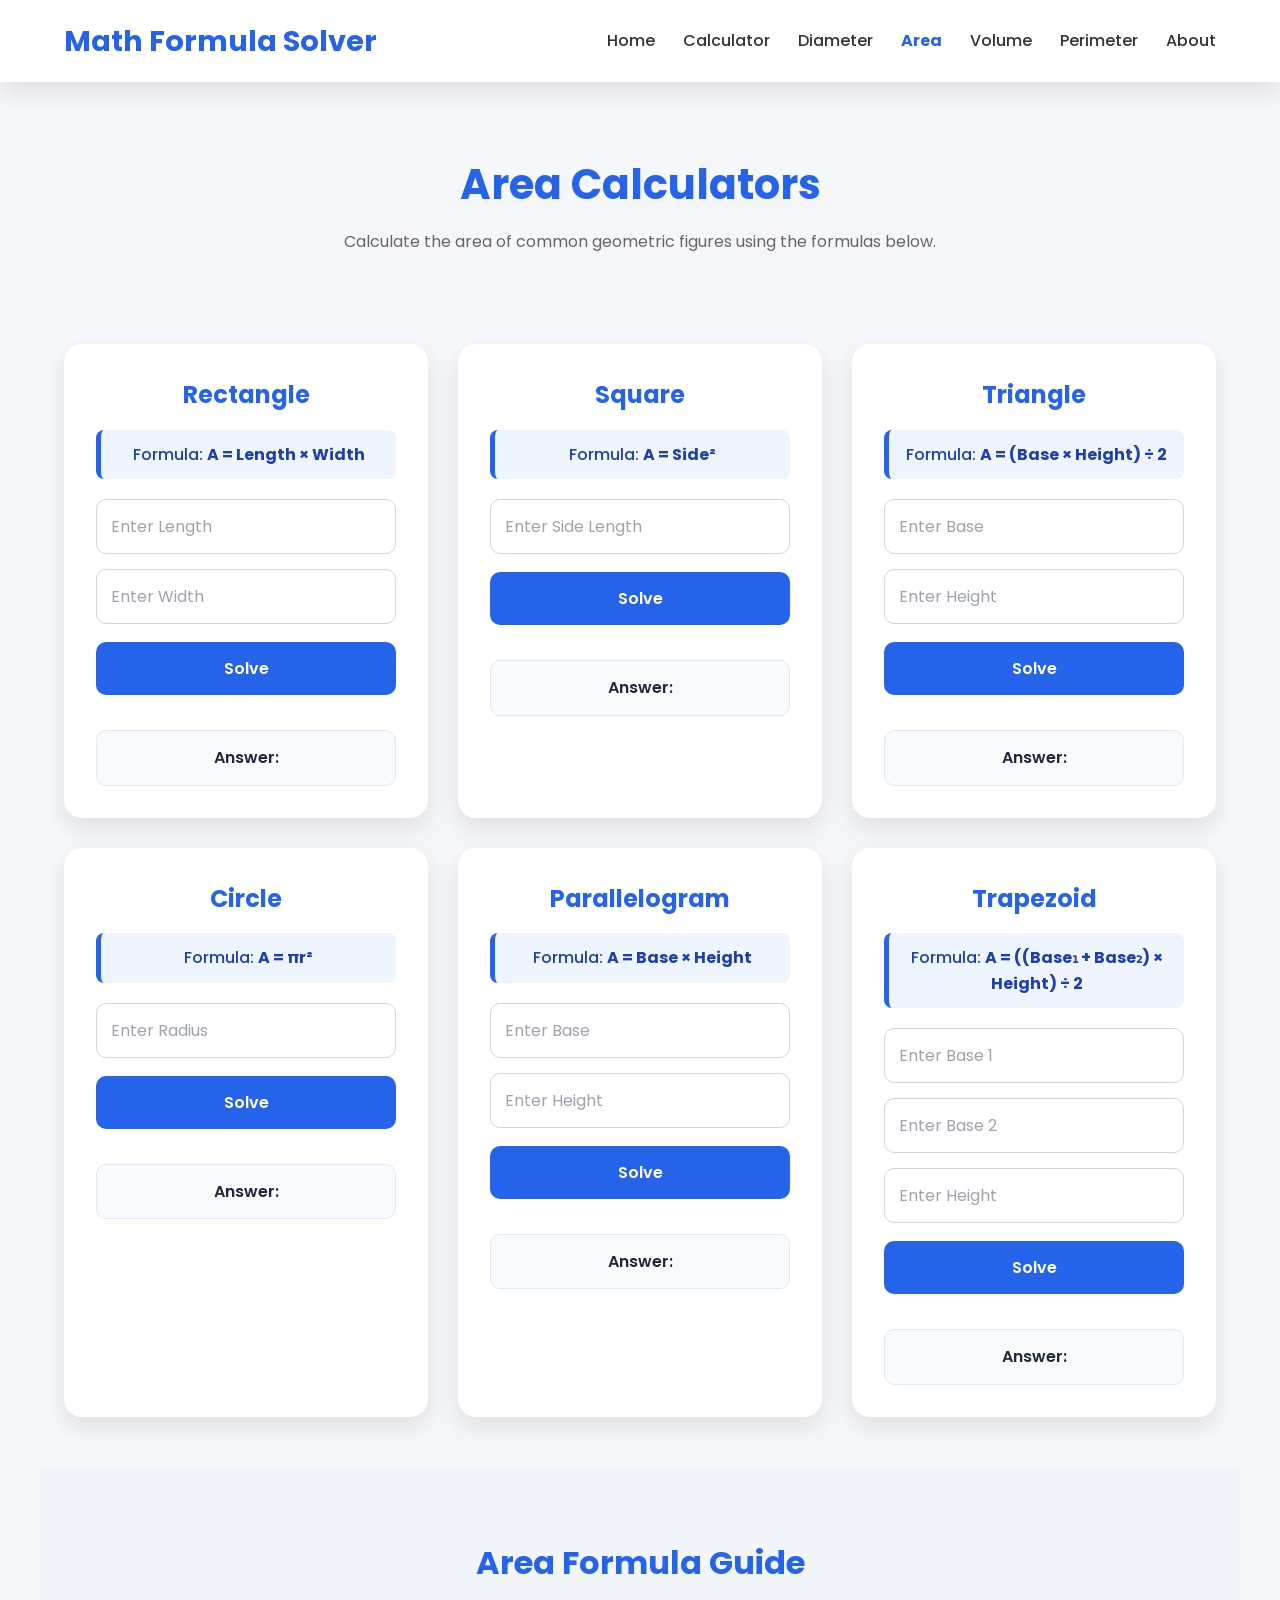
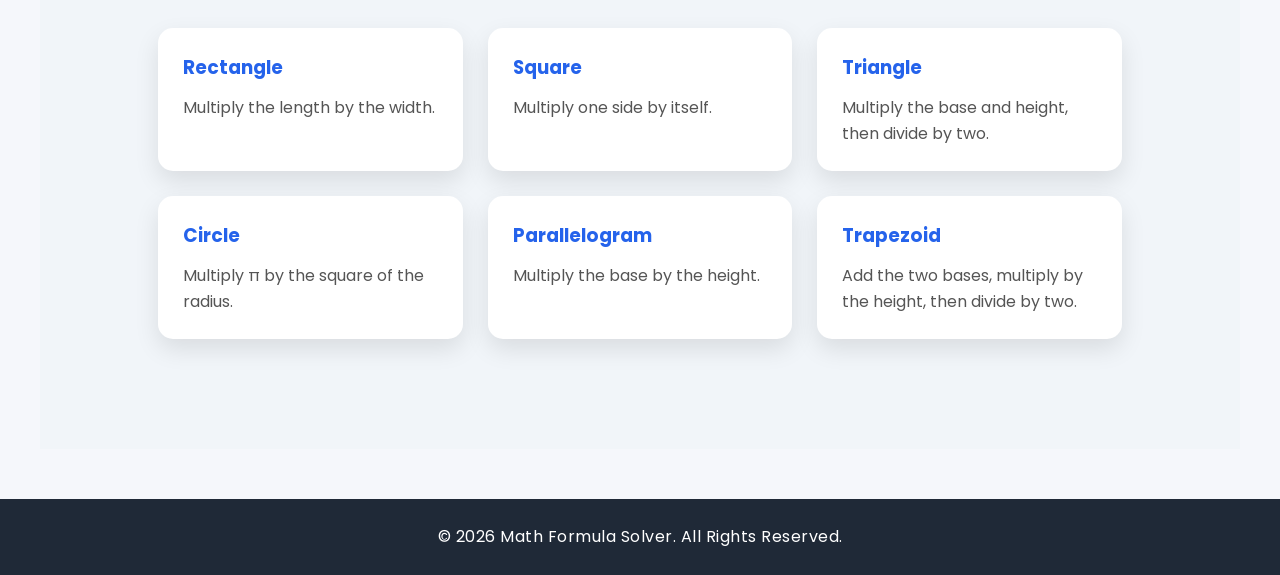
<file: area.html>
<!DOCTYPE html>
<html lang="en">
<head>
    <meta charset="UTF-8">
    <meta name="viewport" content="width=device-width, initial-scale=1.0">
    <title>Math Formula Solver | Area</title>

    <link rel="stylesheet" href="style.css">
</head>
<body>

<!-- ================= HEADER ================= -->

<header>

    <nav class="navbar">

        <h2 class="logo">Math Formula Solver</h2>

        <ul class="nav-links">
            <li><a href="index.html">Home</a></li>
            <li><a href="calculator.html">Calculator</a></li>
            <li><a href="diameter.html">Diameter</a></li>
            <li><a href="area.html" class="active">Area</a></li>
            <li><a href="volume.html">Volume</a></li>
            <li><a href="perimeter.html">Perimeter</a></li>
            <li><a href="about.html">About</a></li>
        </ul>

        <div class="menu-toggle" id="menu-toggle">
            ☰
        </div>

    </nav>

</header>

<!-- ================= TITLE ================= -->

<section class="page-title">

    <h1>Area Calculators</h1>

    <p>
        Calculate the area of common geometric figures using the formulas below.
    </p>

</section>

<!-- ================= CALCULATORS ================= -->

<section class="calculator-grid">

    <!-- Rectangle -->

    <div class="calc-card">

        <h2>Rectangle</h2>

        <p class="formula">
            Formula: <strong>A = Length × Width</strong>
        </p>

        <input type="number" id="rectLength" placeholder="Enter Length">

        <input type="number" id="rectWidth" placeholder="Enter Width">

        <button onclick="areaRectangle()">
            Solve
        </button>

        <p id="rectangleAreaResult">
            Answer:
        </p>

    </div>

    <!-- Square -->

    <div class="calc-card">

        <h2>Square</h2>

        <p class="formula">
            Formula: <strong>A = Side²</strong>
        </p>

        <input type="number" id="squareSide" placeholder="Enter Side Length">

        <button onclick="areaSquare()">
            Solve
        </button>

        <p id="squareAreaResult">
            Answer:
        </p>

    </div>

    <!-- Triangle -->

    <div class="calc-card">

        <h2>Triangle</h2>

        <p class="formula">
            Formula: <strong>A = (Base × Height) ÷ 2</strong>
        </p>

        <input type="number" id="triangleBase" placeholder="Enter Base">

        <input type="number" id="triangleHeight" placeholder="Enter Height">

        <button onclick="areaTriangle()">
            Solve
        </button>

        <p id="triangleAreaResult">
            Answer:
        </p>

    </div>

    <!-- Circle -->

    <div class="calc-card">

        <h2>Circle</h2>

        <p class="formula">
            Formula: <strong>A = πr²</strong>
        </p>

        <input type="number" id="circleAreaRadius" placeholder="Enter Radius">

        <button onclick="areaCircle()">
            Solve
        </button>

        <p id="circleAreaOutput">
            Answer:
        </p>

    </div>

    <!-- Parallelogram -->

    <div class="calc-card">

        <h2>Parallelogram</h2>

        <p class="formula">
            Formula: <strong>A = Base × Height</strong>
        </p>

        <input type="number" id="paraBase" placeholder="Enter Base">

        <input type="number" id="paraHeight" placeholder="Enter Height">

        <button onclick="areaParallelogram()">
            Solve
        </button>

        <p id="parallelogramAreaResult">
            Answer:
        </p>

    </div>

    <!-- Trapezoid -->

    <div class="calc-card">

        <h2>Trapezoid</h2>

        <p class="formula">
            Formula:
            <strong>A = ((Base₁ + Base₂) × Height) ÷ 2</strong>
        </p>

        <input type="number" id="trapBase1" placeholder="Enter Base 1">

        <input type="number" id="trapBase2" placeholder="Enter Base 2">

        <input type="number" id="trapHeight" placeholder="Enter Height">

        <button onclick="areaTrapezoid()">
            Solve
        </button>

        <p id="trapezoidAreaResult">
            Answer:
        </p>

    </div>

</section>

<!-- ================= INFORMATION ================= -->

<section class="section light">

    <h2>Area Formula Guide</h2>

    <div class="info-grid">

        <div>
            <h3>Rectangle</h3>
            <p>Multiply the length by the width.</p>
        </div>

        <div>
            <h3>Square</h3>
            <p>Multiply one side by itself.</p>
        </div>

        <div>
            <h3>Triangle</h3>
            <p>Multiply the base and height, then divide by two.</p>
        </div>

        <div>
            <h3>Circle</h3>
            <p>Multiply π by the square of the radius.</p>
        </div>

        <div>
            <h3>Parallelogram</h3>
            <p>Multiply the base by the height.</p>
        </div>

        <div>
            <h3>Trapezoid</h3>
            <p>Add the two bases, multiply by the height, then divide by two.</p>
        </div>

    </div>

</section>

<!-- ================= FOOTER ================= -->

<footer>

    <p>
        &copy; 2026 Math Formula Solver. All Rights Reserved.
    </p>

</footer>

<script src="script.js"></script>

</body>
</html>
</file>
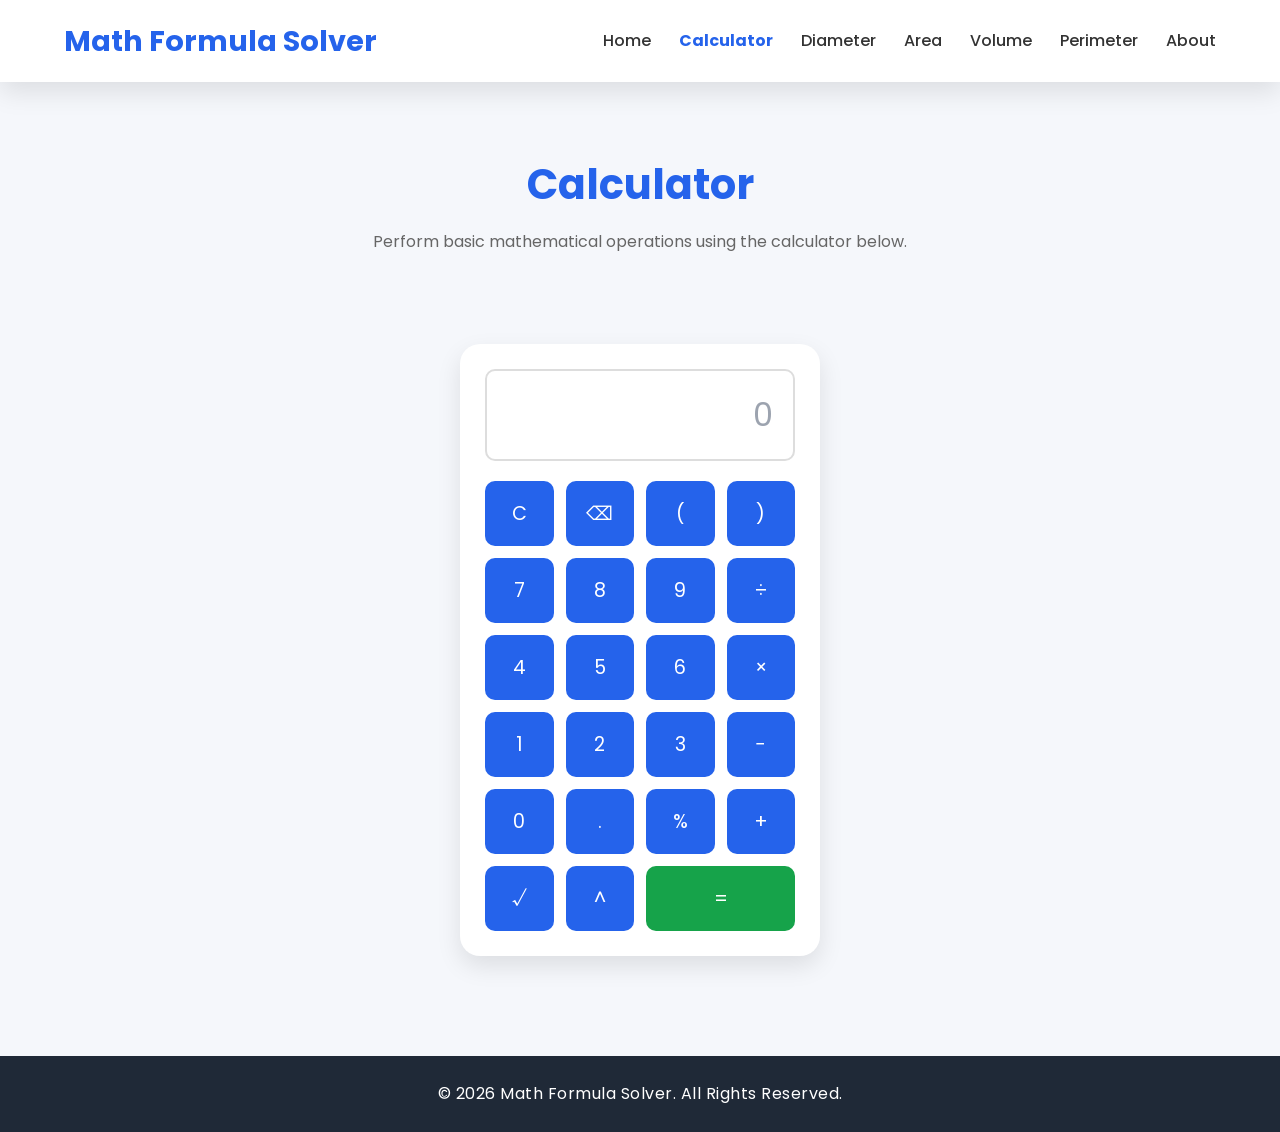
<file: calculator.html>
<!DOCTYPE html>
<html lang="en">
<head>
    <meta charset="UTF-8">
    <meta name="viewport" content="width=device-width, initial-scale=1.0">
    <title>Math Formula Solver | Calculator</title>

    <link rel="stylesheet" href="style.css">
</head>
<body>

<header>

    <nav class="navbar">

        <h2 class="logo">Math Formula Solver</h2>

        <ul class="nav-links">
            <li><a href="index.html">Home</a></li>
            <li><a href="calculator.html" class="active">Calculator</a></li>
            <li><a href="diameter.html">Diameter</a></li>
            <li><a href="area.html">Area</a></li>
            <li><a href="volume.html">Volume</a></li>
            <li><a href="perimeter.html">Perimeter</a></li>
            <li><a href="about.html">About</a></li>
        </ul>

        <div class="menu-toggle" id="menu-toggle">☰</div>

    </nav>

</header>

<section class="page-title">

    <h1>Calculator</h1>

    <p>Perform basic mathematical operations using the calculator below.</p>

</section>

<section class="calculator-section">

    <div class="calculator">

        <input
            type="text"
            id="display"
            placeholder="0"
            readonly>

        <div class="buttons">

            <button onclick="clearDisplay()">C</button>
            <button onclick="deleteLast()">⌫</button>
            <button onclick="appendValue('(')">(</button>
            <button onclick="appendValue(')')">)</button>

            <button onclick="appendValue('7')">7</button>
            <button onclick="appendValue('8')">8</button>
            <button onclick="appendValue('9')">9</button>
            <button onclick="appendValue('/')">÷</button>

            <button onclick="appendValue('4')">4</button>
            <button onclick="appendValue('5')">5</button>
            <button onclick="appendValue('6')">6</button>
            <button onclick="appendValue('*')">×</button>

            <button onclick="appendValue('1')">1</button>
            <button onclick="appendValue('2')">2</button>
            <button onclick="appendValue('3')">3</button>
            <button onclick="appendValue('-')">−</button>

            <button onclick="appendValue('0')">0</button>
            <button onclick="appendValue('.')">.</button>
            <button onclick="appendPercent()">%</button>
            <button onclick="appendValue('+')">+</button>

            <button onclick="squareRoot()">√</button>
            <button onclick="appendPower()">^</button>

            <button class="equal" onclick="calculate()">=</button>

        </div>

    </div>

</section>

<footer>

    <p>&copy; 2026 Math Formula Solver. All Rights Reserved.</p>

</footer>

<script src="script.js"></script>

</body>
</html>
</file>
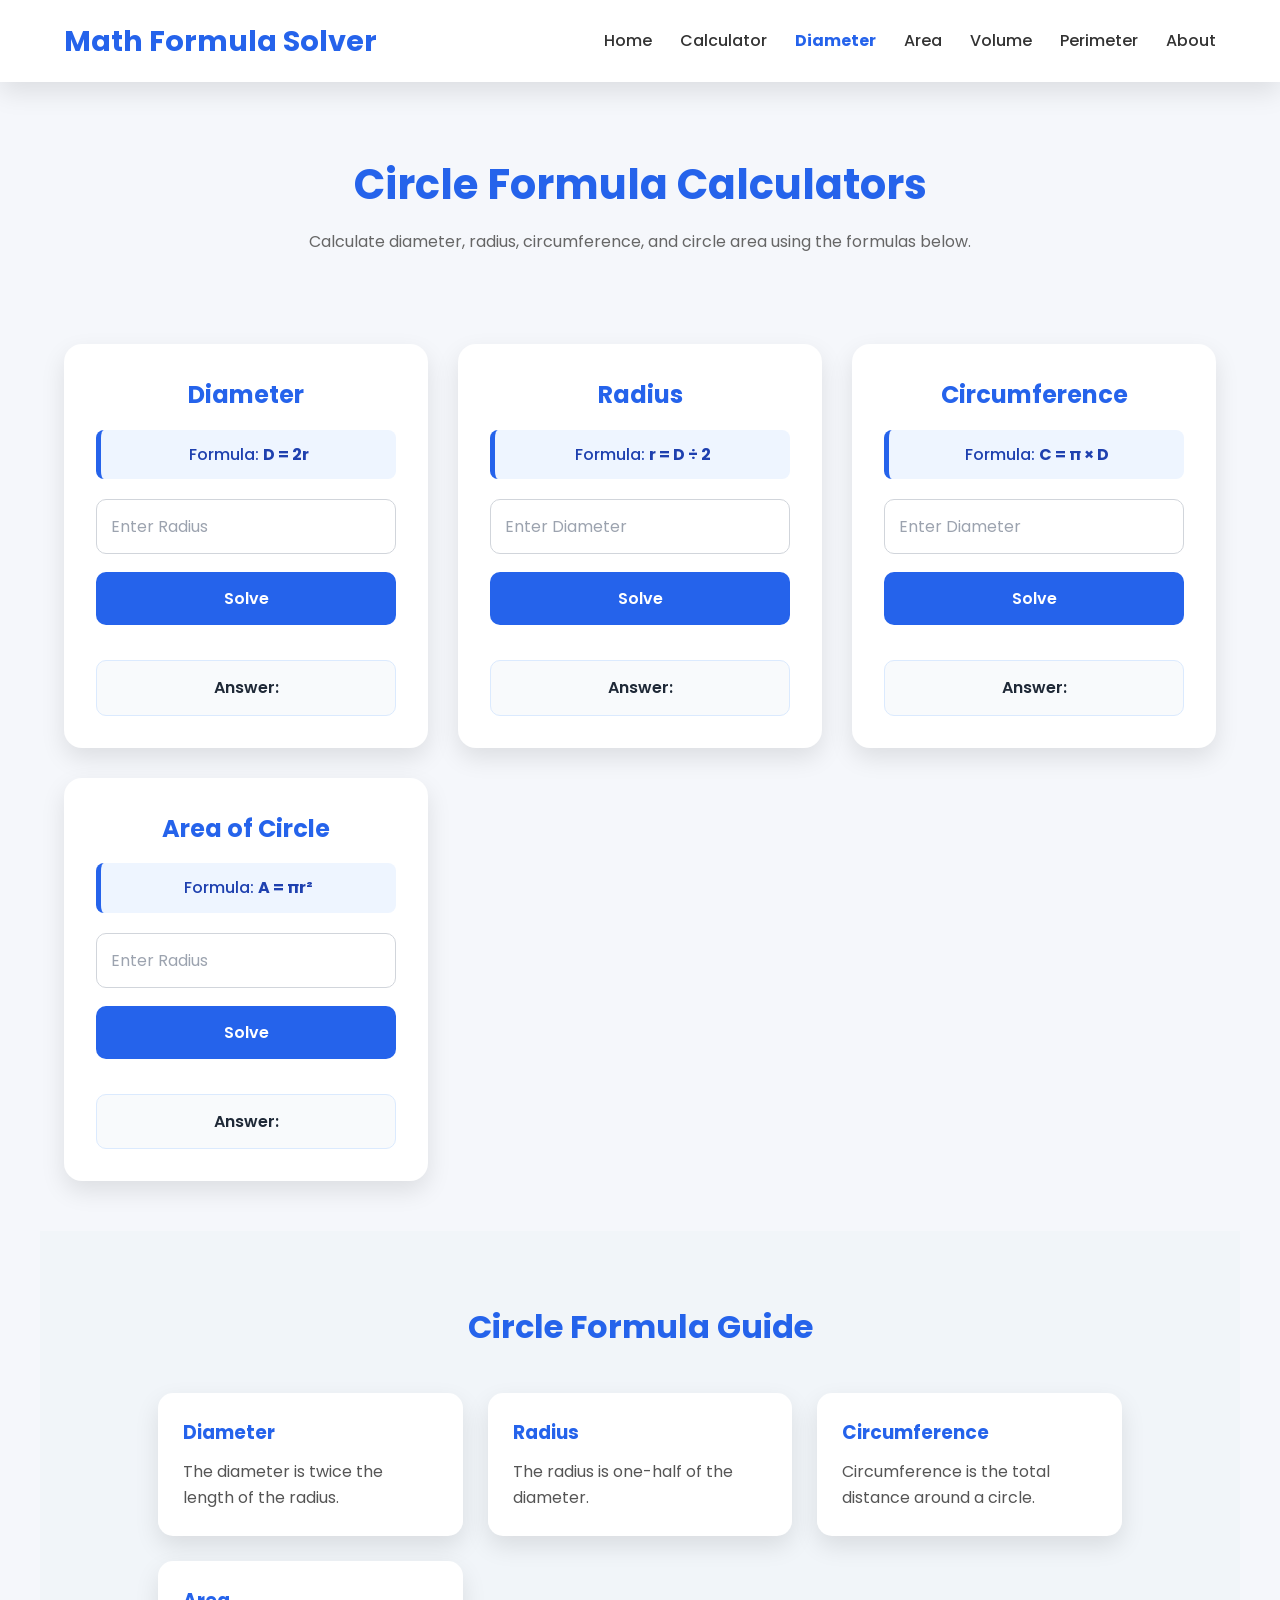
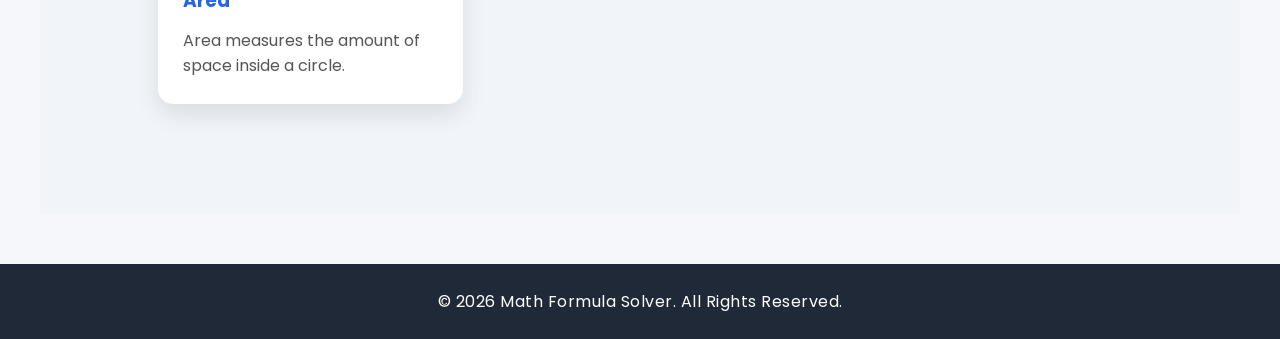
<file: diameter.html>
<!DOCTYPE html>
<html lang="en">
<head>
    <meta charset="UTF-8">
    <meta name="viewport" content="width=device-width, initial-scale=1.0">
    <title>Math Formula Solver | Diameter</title>

    <link rel="stylesheet" href="style.css">
</head>
<body>

<!-- ================= HEADER ================= -->

<header>

    <nav class="navbar">

        <h2 class="logo">Math Formula Solver</h2>

        <ul class="nav-links">
            <li><a href="index.html">Home</a></li>
            <li><a href="calculator.html">Calculator</a></li>
            <li><a href="diameter.html" class="active">Diameter</a></li>
            <li><a href="area.html">Area</a></li>
            <li><a href="volume.html">Volume</a></li>
            <li><a href="perimeter.html">Perimeter</a></li>
            <li><a href="about.html">About</a></li>
        </ul>

        <div class="menu-toggle" id="menu-toggle">
            ☰
        </div>

    </nav>

</header>

<!-- ================= PAGE TITLE ================= -->

<section class="page-title">

    <h1>Circle Formula Calculators</h1>

    <p>
        Calculate diameter, radius, circumference, and circle area using the formulas below.
    </p>

</section>

<!-- ================= CALCULATORS ================= -->

<section class="calculator-grid">

    <!-- Diameter -->

    <div class="calc-card">

        <h2>Diameter</h2>

        <p class="formula">
            Formula: <strong>D = 2r</strong>
        </p>

        <input type="number" id="radiusDiameter" placeholder="Enter Radius">

        <button onclick="calculateDiameter()">
            Solve
        </button>

        <p id="diameterResult">
            Answer:
        </p>

    </div>

    <!-- Radius -->

    <div class="calc-card">

        <h2>Radius</h2>

        <p class="formula">
            Formula: <strong>r = D ÷ 2</strong>
        </p>

        <input type="number" id="diameterRadius" placeholder="Enter Diameter">

        <button onclick="calculateRadius()">
            Solve
        </button>

        <p id="radiusResult">
            Answer:
        </p>

    </div>

    <!-- Circumference -->

    <div class="calc-card">

        <h2>Circumference</h2>

        <p class="formula">
            Formula: <strong>C = π × D</strong>
        </p>

        <input type="number" id="circleDiameter" placeholder="Enter Diameter">

        <button onclick="calculateCircumference()">
            Solve
        </button>

        <p id="circumferenceResult">
            Answer:
        </p>

    </div>

    <!-- Circle Area -->

    <div class="calc-card">

        <h2>Area of Circle</h2>

        <p class="formula">
            Formula: <strong>A = πr²</strong>
        </p>

        <input type="number" id="circleRadius" placeholder="Enter Radius">

        <button onclick="calculateCircleArea()">
            Solve
        </button>

        <p id="circleAreaResult">
            Answer:
        </p>

    </div>

</section>

<!-- ================= NOTES ================= -->

<section class="section light">

    <h2>Circle Formula Guide</h2>

    <div class="info-grid">

        <div>

            <h3>Diameter</h3>

            <p>
                The diameter is twice the length of the radius.
            </p>

        </div>

        <div>

            <h3>Radius</h3>

            <p>
                The radius is one-half of the diameter.
            </p>

        </div>

        <div>

            <h3>Circumference</h3>

            <p>
                Circumference is the total distance around a circle.
            </p>

        </div>

        <div>

            <h3>Area</h3>

            <p>
                Area measures the amount of space inside a circle.
            </p>

        </div>

    </div>

</section>

<!-- ================= FOOTER ================= -->

<footer>

    <p>
        &copy; 2026 Math Formula Solver. All Rights Reserved.
    </p>

</footer>

<script src="script.js"></script>

</body>
</html>
</file>
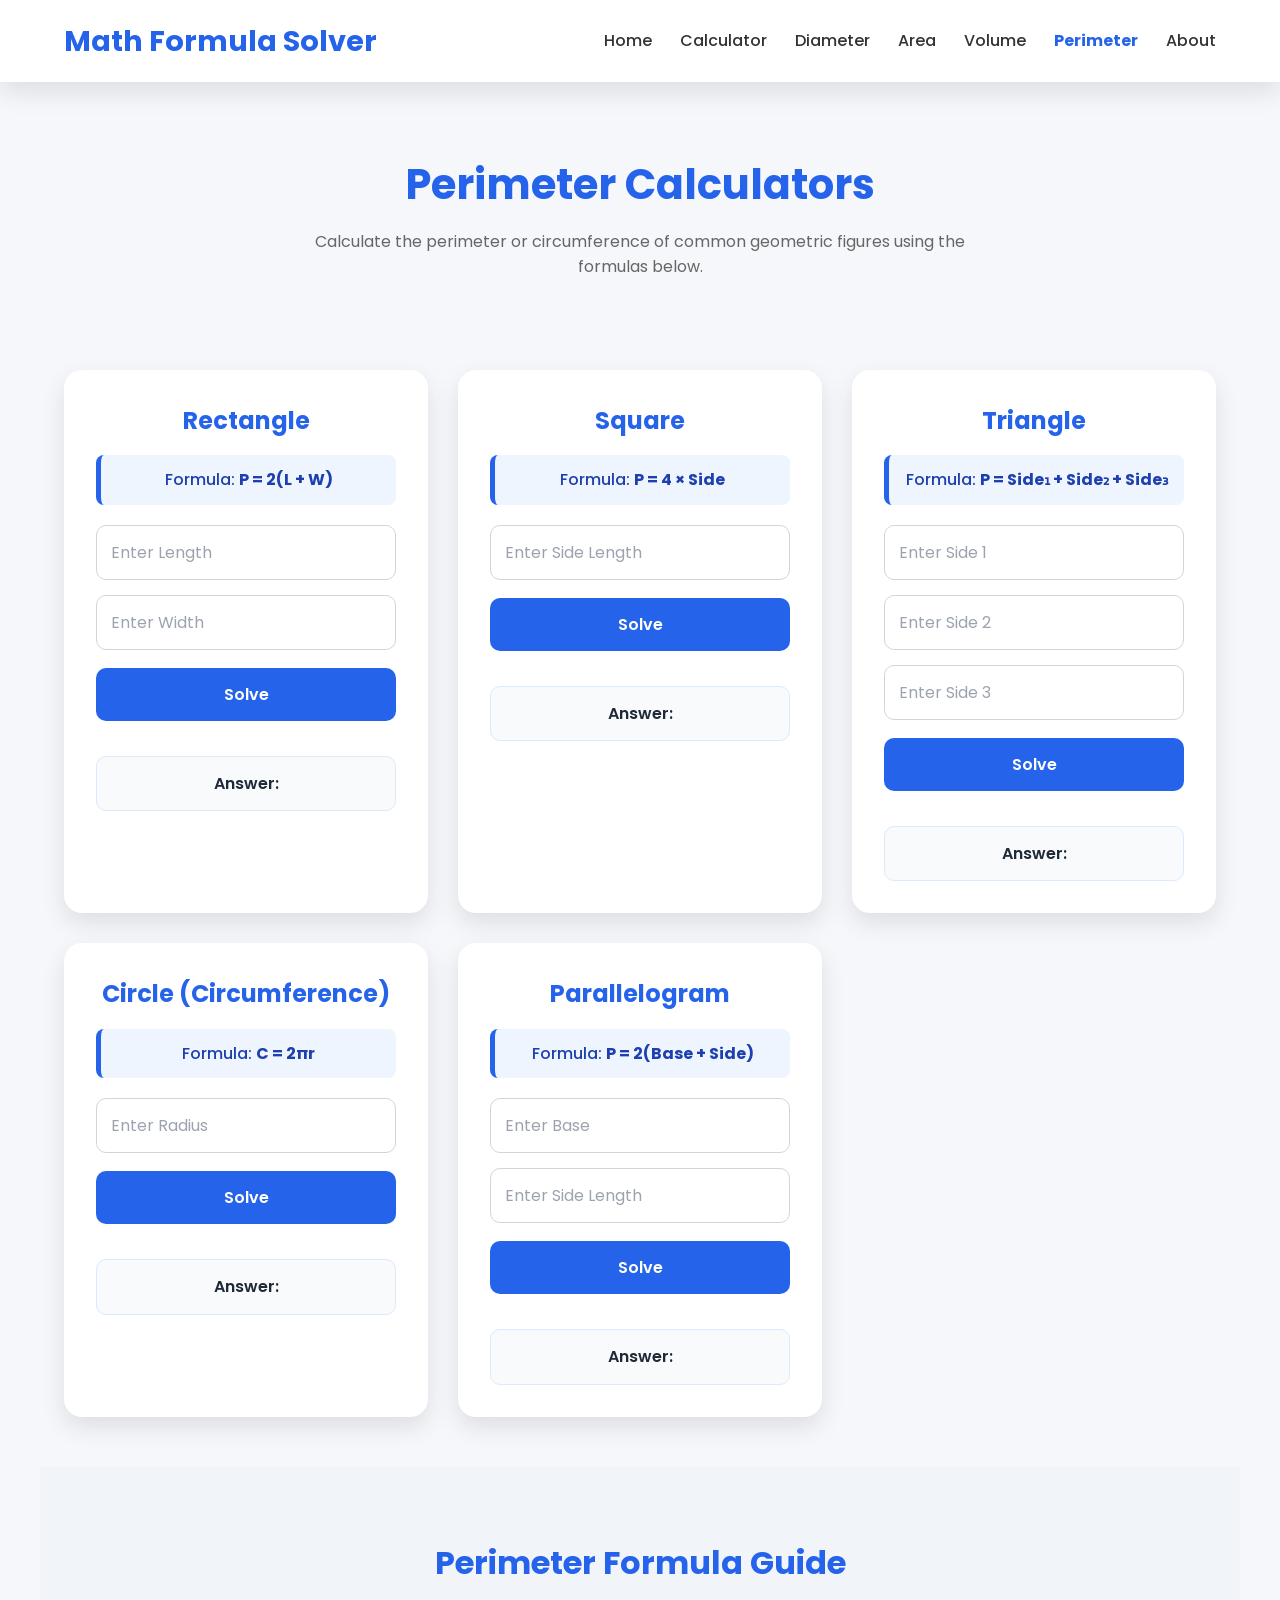
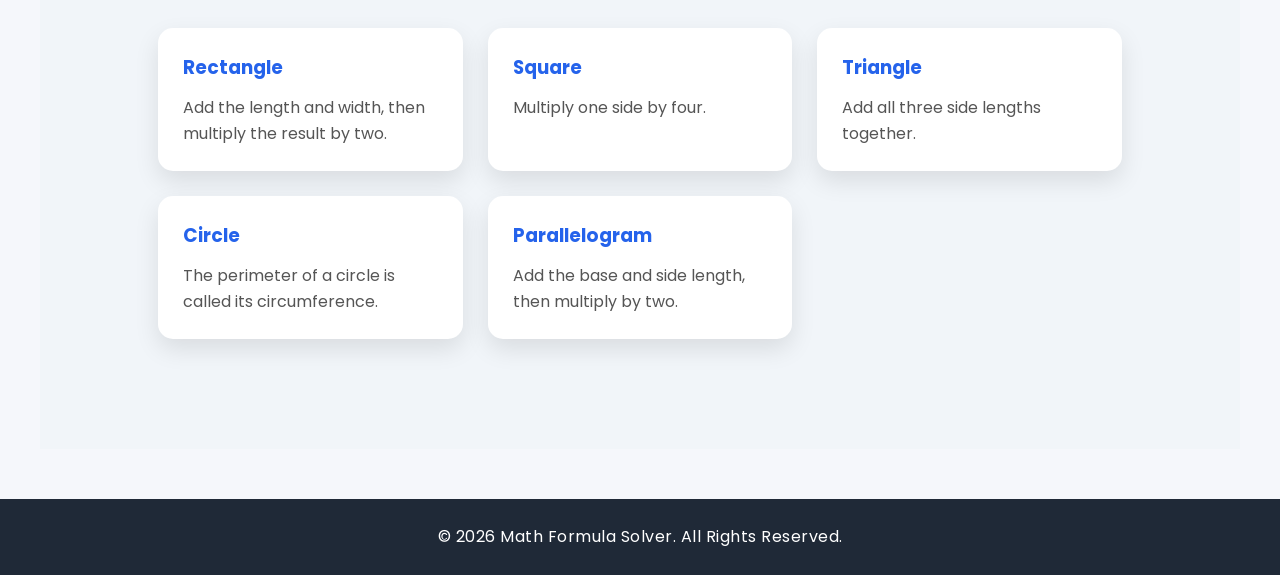
<file: perimeter.html>
<!DOCTYPE html>
<html lang="en">
<head>
    <meta charset="UTF-8">
    <meta name="viewport" content="width=device-width, initial-scale=1.0">
    <title>Math Formula Solver | Perimeter</title>

    <link rel="stylesheet" href="style.css">
</head>
<body>

<!-- ================= HEADER ================= -->

<header>

    <nav class="navbar">

        <h2 class="logo">Math Formula Solver</h2>

        <ul class="nav-links">
            <li><a href="index.html">Home</a></li>
            <li><a href="calculator.html">Calculator</a></li>
            <li><a href="diameter.html">Diameter</a></li>
            <li><a href="area.html">Area</a></li>
            <li><a href="volume.html">Volume</a></li>
            <li><a href="perimeter.html" class="active">Perimeter</a></li>
            <li><a href="about.html">About</a></li>
        </ul>

        <div class="menu-toggle" id="menu-toggle">
            ☰
        </div>

    </nav>

</header>

<!-- ================= PAGE TITLE ================= -->

<section class="page-title">

    <h1>Perimeter Calculators</h1>

    <p>
        Calculate the perimeter or circumference of common geometric figures using the formulas below.
    </p>

</section>

<!-- ================= CALCULATORS ================= -->

<section class="calculator-grid">

    <!-- Rectangle -->

    <div class="calc-card">

        <h2>Rectangle</h2>

        <p class="formula">
            Formula: <strong>P = 2(L + W)</strong>
        </p>

        <input type="number" id="perRectLength" placeholder="Enter Length">

        <input type="number" id="perRectWidth" placeholder="Enter Width">

        <button onclick="perimeterRectangle()">
            Solve
        </button>

        <p id="rectanglePerimeterResult">
            Answer:
        </p>

    </div>

    <!-- Square -->

    <div class="calc-card">

        <h2>Square</h2>

        <p class="formula">
            Formula: <strong>P = 4 × Side</strong>
        </p>

        <input type="number" id="perSquareSide" placeholder="Enter Side Length">

        <button onclick="perimeterSquare()">
            Solve
        </button>

        <p id="squarePerimeterResult">
            Answer:
        </p>

    </div>

    <!-- Triangle -->

    <div class="calc-card">

        <h2>Triangle</h2>

        <p class="formula">
            Formula: <strong>P = Side₁ + Side₂ + Side₃</strong>
        </p>

        <input type="number" id="triSide1" placeholder="Enter Side 1">

        <input type="number" id="triSide2" placeholder="Enter Side 2">

        <input type="number" id="triSide3" placeholder="Enter Side 3">

        <button onclick="perimeterTriangle()">
            Solve
        </button>

        <p id="trianglePerimeterResult">
            Answer:
        </p>

    </div>

    <!-- Circle -->

    <div class="calc-card">

        <h2>Circle (Circumference)</h2>

        <p class="formula">
            Formula: <strong>C = 2πr</strong>
        </p>

        <input type="number" id="circRadius" placeholder="Enter Radius">

        <button onclick="perimeterCircle()">
            Solve
        </button>

        <p id="circlePerimeterResult">
            Answer:
        </p>

    </div>

    <!-- Parallelogram -->

    <div class="calc-card">

        <h2>Parallelogram</h2>

        <p class="formula">
            Formula: <strong>P = 2(Base + Side)</strong>
        </p>

        <input type="number" id="paraSideBase" placeholder="Enter Base">

        <input type="number" id="paraSideLength" placeholder="Enter Side Length">

        <button onclick="perimeterParallelogram()">
            Solve
        </button>

        <p id="parallelogramPerimeterResult">
            Answer:
        </p>

    </div>

</section>

<!-- ================= INFORMATION ================= -->

<section class="section light">

    <h2>Perimeter Formula Guide</h2>

    <div class="info-grid">

        <div>
            <h3>Rectangle</h3>
            <p>Add the length and width, then multiply the result by two.</p>
        </div>

        <div>
            <h3>Square</h3>
            <p>Multiply one side by four.</p>
        </div>

        <div>
            <h3>Triangle</h3>
            <p>Add all three side lengths together.</p>
        </div>

        <div>
            <h3>Circle</h3>
            <p>The perimeter of a circle is called its circumference.</p>
        </div>

        <div>
            <h3>Parallelogram</h3>
            <p>Add the base and side length, then multiply by two.</p>
        </div>

    </div>

</section>

<!-- ================= FOOTER ================= -->

<footer>

    <p>
        &copy; 2026 Math Formula Solver. All Rights Reserved.
    </p>

</footer>

<script src="script.js"></script>

</body>
</html>
</file>
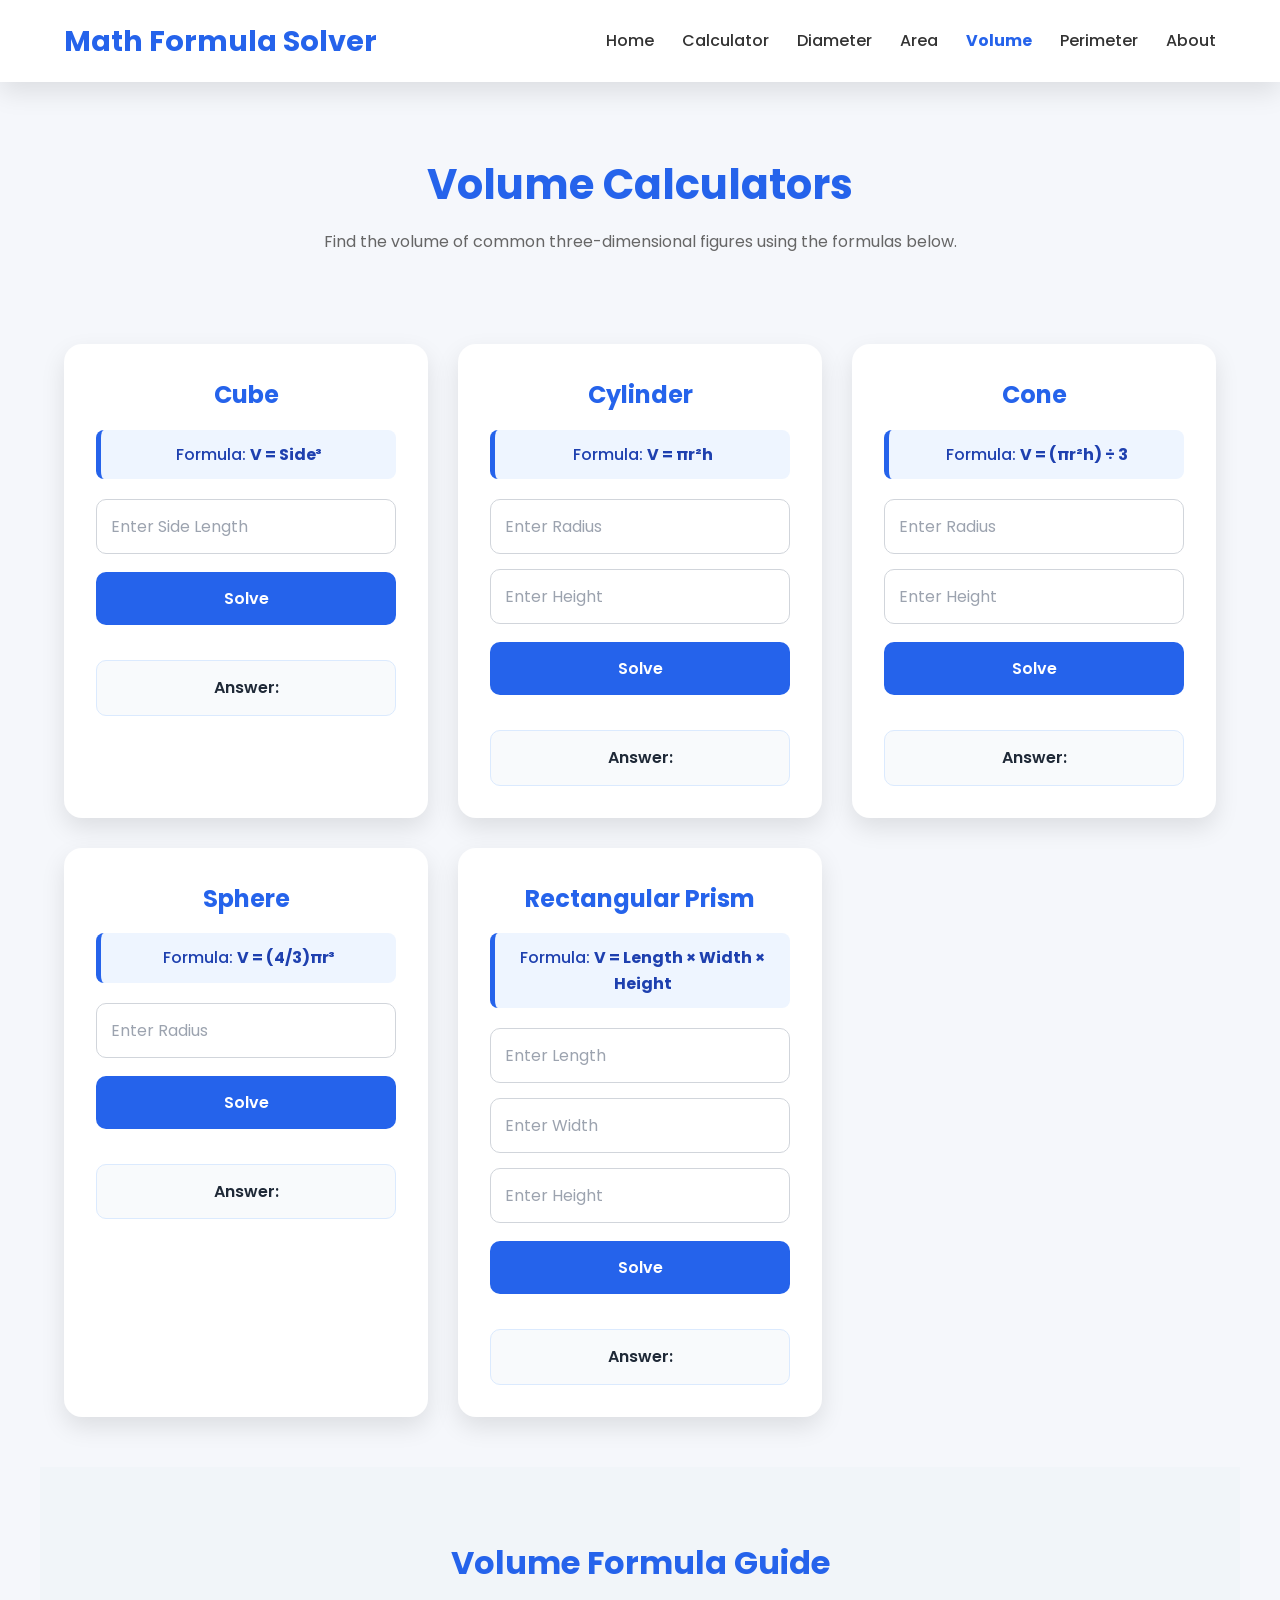
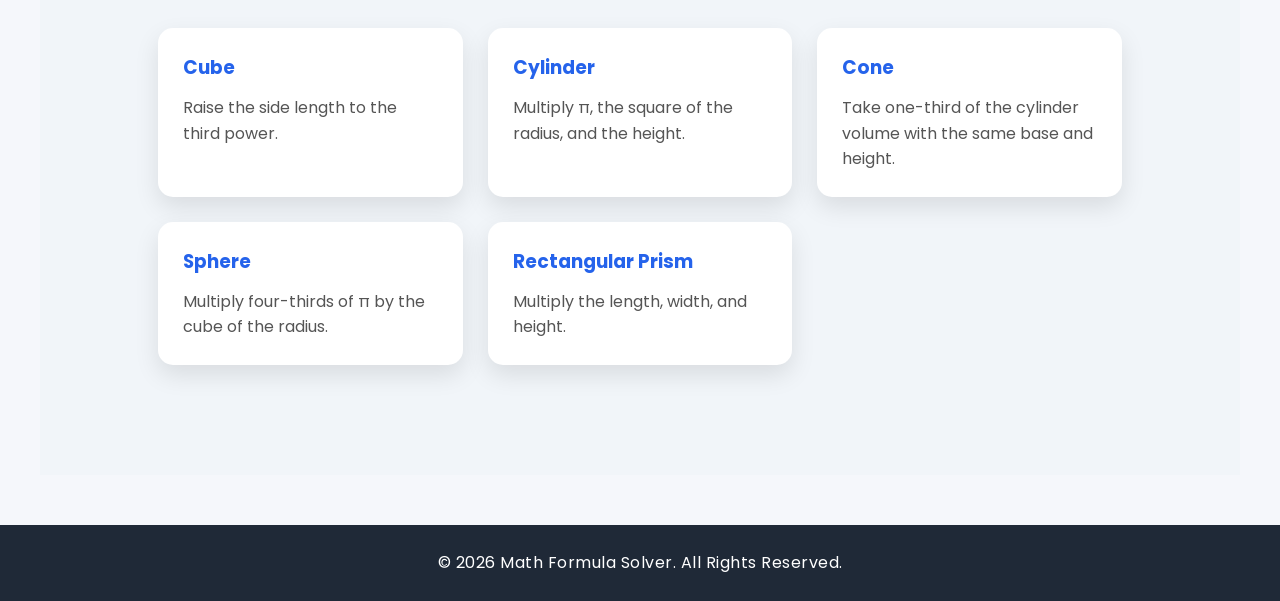
<file: volume.html>
<!DOCTYPE html>
<html lang="en">
<head>
    <meta charset="UTF-8">
    <meta name="viewport" content="width=device-width, initial-scale=1.0">
    <title>Math Formula Solver | Volume</title>

    <link rel="stylesheet" href="style.css">
</head>
<body>

<!-- ================= HEADER ================= -->

<header>

    <nav class="navbar">

        <h2 class="logo">Math Formula Solver</h2>

        <ul class="nav-links">
            <li><a href="index.html">Home</a></li>
            <li><a href="calculator.html">Calculator</a></li>
            <li><a href="diameter.html">Diameter</a></li>
            <li><a href="area.html">Area</a></li>
            <li><a href="volume.html" class="active">Volume</a></li>
            <li><a href="perimeter.html">Perimeter</a></li>
            <li><a href="about.html">About</a></li>
        </ul>

        <div class="menu-toggle" id="menu-toggle">
            ☰
        </div>

    </nav>

</header>

<!-- ================= PAGE TITLE ================= -->

<section class="page-title">

    <h1>Volume Calculators</h1>

    <p>
        Find the volume of common three-dimensional figures using the formulas below.
    </p>

</section>

<!-- ================= CALCULATORS ================= -->

<section class="calculator-grid">

    <!-- Cube -->

    <div class="calc-card">

        <h2>Cube</h2>

        <p class="formula">
            Formula: <strong>V = Side³</strong>
        </p>

        <input type="number" id="cubeSide" placeholder="Enter Side Length">

        <button onclick="volumeCube()">
            Solve
        </button>

        <p id="cubeVolumeResult">
            Answer:
        </p>

    </div>

    <!-- Cylinder -->

    <div class="calc-card">

        <h2>Cylinder</h2>

        <p class="formula">
            Formula: <strong>V = πr²h</strong>
        </p>

        <input type="number" id="cylinderRadius" placeholder="Enter Radius">

        <input type="number" id="cylinderHeight" placeholder="Enter Height">

        <button onclick="volumeCylinder()">
            Solve
        </button>

        <p id="cylinderVolumeResult">
            Answer:
        </p>

    </div>

    <!-- Cone -->

    <div class="calc-card">

        <h2>Cone</h2>

        <p class="formula">
            Formula: <strong>V = (πr²h) ÷ 3</strong>
        </p>

        <input type="number" id="coneRadius" placeholder="Enter Radius">

        <input type="number" id="coneHeight" placeholder="Enter Height">

        <button onclick="volumeCone()">
            Solve
        </button>

        <p id="coneVolumeResult">
            Answer:
        </p>

    </div>

    <!-- Sphere -->

    <div class="calc-card">

        <h2>Sphere</h2>

        <p class="formula">
            Formula: <strong>V = (4/3)πr³</strong>
        </p>

        <input type="number" id="sphereRadius" placeholder="Enter Radius">

        <button onclick="volumeSphere()">
            Solve
        </button>

        <p id="sphereVolumeResult">
            Answer:
        </p>

    </div>

    <!-- Rectangular Prism -->

    <div class="calc-card">

        <h2>Rectangular Prism</h2>

        <p class="formula">
            Formula: <strong>V = Length × Width × Height</strong>
        </p>

        <input type="number" id="prismLength" placeholder="Enter Length">

        <input type="number" id="prismWidth" placeholder="Enter Width">

        <input type="number" id="prismHeight" placeholder="Enter Height">

        <button onclick="volumePrism()">
            Solve
        </button>

        <p id="prismVolumeResult">
            Answer:
        </p>

    </div>

</section>

<!-- ================= INFORMATION ================= -->

<section class="section light">

    <h2>Volume Formula Guide</h2>

    <div class="info-grid">

        <div>
            <h3>Cube</h3>
            <p>Raise the side length to the third power.</p>
        </div>

        <div>
            <h3>Cylinder</h3>
            <p>Multiply π, the square of the radius, and the height.</p>
        </div>

        <div>
            <h3>Cone</h3>
            <p>Take one-third of the cylinder volume with the same base and height.</p>
        </div>

        <div>
            <h3>Sphere</h3>
            <p>Multiply four-thirds of π by the cube of the radius.</p>
        </div>

        <div>
            <h3>Rectangular Prism</h3>
            <p>Multiply the length, width, and height.</p>
        </div>

    </div>

</section>

<!-- ================= FOOTER ================= -->

<footer>

    <p>
        &copy; 2026 Math Formula Solver. All Rights Reserved.
    </p>

</footer>

<script src="script.js"></script>

</body>
</html>
</file>
<file: style.css>
/* =====================================================
   GOOGLE FONT
===================================================== */

@import url('https://fonts.googleapis.com/css2?family=Poppins:wght@300;400;500;600;700;800&display=swap');

/* =====================================================
   RESET
===================================================== */

*{
    margin:0;
    padding:0;
    box-sizing:border-box;
    font-family:'Poppins',sans-serif;
}

html{
    scroll-behavior:smooth;
}

body{
    background:#f5f7fb;
    color:#333;
    line-height:1.6;
}

img{
    max-width:100%;
    display:block;
}

a{
    text-decoration:none;
}

ul{
    list-style:none;
}

/* =====================================================
   VARIABLES
===================================================== */

:root{

    --primary:#2563eb;
    --secondary:#1e40af;
    --accent:#3b82f6;

    --light:#ffffff;
    --gray:#f1f5f9;
    --dark:#1f2937;

    --shadow:0 10px 25px rgba(0,0,0,.10);

    --radius:15px;

    --transition:.35s;

}

/* =====================================================
   NAVIGATION
===================================================== */

header{

    background:var(--light);
    box-shadow:var(--shadow);

    position:sticky;
    top:0;
    z-index:999;

}

.navbar{

    width:90%;
    max-width:1200px;

    margin:auto;

    display:flex;
    justify-content:space-between;
    align-items:center;

    padding:18px 0;

}

.logo{

    font-size:1.8rem;
    font-weight:700;

    color:var(--primary);

}

.nav-links{

    display:flex;
    gap:28px;

}

.nav-links li a{

    color:#333;

    font-weight:500;

    transition:var(--transition);

}

.nav-links li a:hover{

    color:var(--primary);

}

.nav-links li a.active{

    color:var(--primary);

    font-weight:700;

}

.menu-toggle{

    display:none;

    font-size:2rem;

    cursor:pointer;

}

/* =====================================================
   HERO
===================================================== */

.hero{

    min-height:85vh;

    display:flex;
    justify-content:center;
    align-items:center;

    text-align:center;

    color:white;

    background:

    linear-gradient(
        rgba(0,0,0,.45),
        rgba(0,0,0,.45)
    ),

    url("img/banner.gif") center/cover no-repeat;

}

.hero-content{

    width:90%;
    max-width:850px;

}

.hero h1{

    font-size:3.5rem;

    margin-bottom:20px;

}

.hero p{

    font-size:1.2rem;

    margin-bottom:35px;

}

/* =====================================================
   BUTTON
===================================================== */

.btn{

    display:inline-block;

    padding:14px 35px;

    background:var(--primary);

    color:white;

    border-radius:50px;

    transition:var(--transition);

    font-weight:600;

}

.btn:hover{

    background:var(--secondary);

    transform:translateY(-3px);

}

/* =====================================================
   PAGE TITLE
===================================================== */

.page-title{

    text-align:center;

    padding:70px 20px 40px;

}

.page-title h1{

    font-size:2.6rem;

    color:var(--primary);

    margin-bottom:10px;

}

.page-title p{

    color:#666;

    max-width:700px;

    margin:auto;

}

/* =====================================================
   GENERAL SECTIONS
===================================================== */

.section{

    width:90%;
    max-width:1200px;

    margin:auto;

    padding:70px 0;

}

.section h2{

    text-align:center;

    margin-bottom:25px;

    color:var(--primary);

    font-size:2rem;

}

.section p{

    text-align:center;

    color:#555;

    max-width:900px;

    margin:15px auto;

}

.light{

    background:var(--gray);

    width:100%;

    padding:70px 5%;

}

/* =====================================================
   BANNER
===================================================== */

.banner{

    margin:70px auto;

    width:90%;
    max-width:1200px;

    background:linear-gradient(135deg,var(--primary),var(--accent));

    color:white;

    border-radius:20px;

    text-align:center;

    padding:70px 30px;

    box-shadow:var(--shadow);

}

.banner h2{

    font-size:2.4rem;

    margin-bottom:20px;

}

.banner p{

    max-width:750px;

    margin:auto auto 30px;

}

/* =====================================================
   FOOTER
===================================================== */

footer{

    background:var(--dark);

    color:white;

    text-align:center;

    padding:25px;

    margin-top:50px;

}

footer p{

    letter-spacing:.5px;

}

/* =====================================================
   CARDS
===================================================== */

.cards{

    width:90%;
    max-width:1200px;

    margin:60px auto;

    display:grid;
    grid-template-columns:repeat(auto-fit,minmax(280px,1fr));
    gap:30px;

}

.card{

    background:var(--light);

    border-radius:var(--radius);

    padding:30px;

    box-shadow:var(--shadow);

    transition:var(--transition);

    text-align:center;

}

.card:hover{

    transform:translateY(-10px);

}

.card h3{

    color:var(--primary);

    margin-bottom:15px;

    font-size:1.4rem;

}

.card p{

    color:#666;

    margin-bottom:20px;

}

.card a{

    color:var(--primary);

    font-weight:600;

}

.card a:hover{

    text-decoration:underline;

}

/* =====================================================
   CALCULATOR GRID
===================================================== */

.calculator-grid{

    width:90%;
    max-width:1200px;

    margin:50px auto;

    display:grid;

    grid-template-columns:repeat(auto-fit,minmax(320px,1fr));

    gap:30px;

}

/* =====================================================
   CALCULATOR CARD
===================================================== */

.calc-card{

    background:white;

    border-radius:18px;

    padding:30px;

    box-shadow:var(--shadow);

    transition:var(--transition);

}

.calc-card:hover{

    transform:translateY(-8px);

}

.calc-card h2{

    text-align:center;

    color:var(--primary);

    margin-bottom:15px;

}

.calc-card .formula{

    background:#eef5ff;

    color:var(--secondary);

    border-left:5px solid var(--primary);

    padding:12px;

    border-radius:8px;

    margin-bottom:20px;

    font-weight:500;

    text-align:center;

}

/* =====================================================
   INPUTS
===================================================== */

.calc-card input{

    width:100%;

    padding:14px;

    margin-bottom:15px;

    border:1px solid #d1d5db;

    border-radius:10px;

    outline:none;

    font-size:16px;

    transition:var(--transition);

}

.calc-card input:focus{

    border-color:var(--primary);

    box-shadow:0 0 8px rgba(37,99,235,.25);

}

/* =====================================================
   BUTTONS
===================================================== */

.calc-card button{

    width:100%;

    padding:14px;

    background:var(--primary);

    color:white;

    border:none;

    border-radius:10px;

    cursor:pointer;

    font-size:16px;

    font-weight:600;

    transition:var(--transition);

}

.calc-card button:hover{

    background:var(--secondary);

}

/* =====================================================
   OUTPUTS
===================================================== */

.calc-card p:last-child{

    margin-top:20px;

    background:#f8fafc;

    padding:14px;

    border-radius:10px;

    text-align:center;

    font-weight:600;

    color:var(--dark);

    border:1px solid #dbeafe;

}

/* =====================================================
   INFORMATION GRID
===================================================== */

.info-grid{

    width:90%;
    max-width:1200px;

    margin:40px auto;

    display:grid;

    grid-template-columns:repeat(auto-fit,minmax(250px,1fr));

    gap:25px;

}

.info-grid div{

    background:white;

    padding:25px;

    border-radius:15px;

    box-shadow:var(--shadow);

    transition:var(--transition);

}

.info-grid div:hover{

    transform:translateY(-8px);

}

.info-grid h3{

    color:var(--primary);

    margin-bottom:12px;

}

.info-grid p{

    text-align:left;

    margin:0;

    color:#555;

}

/* =====================================================
   TIPS
===================================================== */

.tips{

    width:90%;
    max-width:900px;

    margin:auto;

}

.tips li{

    background:white;

    margin:15px 0;

    padding:18px 20px;

    border-left:5px solid var(--primary);

    border-radius:10px;

    box-shadow:0 4px 12px rgba(0,0,0,.08);

}

/* =====================================================
   FORMULA TEXT
===================================================== */

.formula strong{

    color:var(--secondary);

}

/* =====================================================
   PLACEHOLDER STYLE
===================================================== */

input::placeholder{

    color:#9ca3af;

}

/* =====================================================
   SPACING
===================================================== */

.calc-card input:last-of-type{

    margin-bottom:18px;

}

.calc-card button{

    margin-bottom:15px;

}

/* =====================================================
   ABOUT PAGE
===================================================== */

.about-container{

    width:90%;
    max-width:1100px;

    margin:auto;

    display:flex;
    justify-content:center;
    align-items:center;
    gap:50px;

    flex-wrap:wrap;

}

.about-image{

    flex:1;
    min-width:280px;

    display:flex;
    justify-content:center;

}

.about-image img{

    width:300px;
    height:300px;

    object-fit:cover;

    border-radius:50%;

    border:8px solid var(--primary);

    box-shadow:var(--shadow);

    transition:var(--transition);

}

.about-image img:hover{

    transform:scale(1.05);

}

.about-content{

    flex:2;
    min-width:300px;

}

.about-content h2{

    color:var(--primary);

    margin-bottom:20px;

    font-size:2rem;

}

.about-content p{

    text-align:left;

    margin-bottom:20px;

    color:#555;

}

/* =====================================================
   PERSONAL INFORMATION
===================================================== */

.info-grid div strong{

    color:var(--primary);

}

/* =====================================================
   SKILLS
===================================================== */

.skills{

    display:grid;

    grid-template-columns:repeat(auto-fit,minmax(220px,1fr));

    gap:25px;

    margin-top:40px;

}

.skill{

    background:white;

    padding:30px;

    border-radius:15px;

    text-align:center;

    box-shadow:var(--shadow);

    transition:var(--transition);

}

.skill:hover{

    transform:translateY(-10px);

}

.skill h3{

    color:var(--primary);

    margin-bottom:15px;

}

.skill p{

    color:#666;

}

/* =====================================================
   CONTACT SECTION
===================================================== */

.contact-info{

    width:90%;
    max-width:800px;

    margin:auto;

    background:white;

    padding:40px;

    border-radius:15px;

    box-shadow:var(--shadow);

}

.contact-info p{

    text-align:left;

    margin:15px 0;

    font-size:1.05rem;

}

.contact-info strong{

    color:var(--primary);

}

/* =====================================================
   LIST STYLING
===================================================== */

.section ul{

    padding-left:20px;

}

.section ul li{

    margin-bottom:12px;

}

/* =====================================================
   ICON CIRCLES
===================================================== */

.icon-circle{

    width:80px;
    height:80px;

    margin:auto auto 20px;

    border-radius:50%;

    background:var(--primary);

    color:white;

    display:flex;
    justify-content:center;
    align-items:center;

    font-size:2rem;

}

/* =====================================================
   HOVER EFFECTS
===================================================== */

.card,
.calc-card,
.info-grid div,
.skill{

    transition:all .35s ease;

}

.card:hover,
.calc-card:hover,
.info-grid div:hover,
.skill:hover{

    box-shadow:0 20px 35px rgba(0,0,0,.15);

}

/* =====================================================
   BUTTON ANIMATION
===================================================== */

.btn,
.calc-card button{

    position:relative;

    overflow:hidden;

}

.btn::after,
.calc-card button::after{

    content:"";

    position:absolute;

    top:0;
    left:-100%;

    width:100%;
    height:100%;

    background:rgba(255,255,255,.15);

    transition:.45s;

}

.btn:hover::after,
.calc-card button:hover::after{

    left:100%;

}

/* =====================================================
   IMAGE EFFECTS
===================================================== */

.card img{

    border-radius:12px;

    margin-bottom:15px;

    transition:var(--transition);

}

.card img:hover{

    transform:scale(1.04);

}

/* =====================================================
   CUSTOM SCROLLBAR
===================================================== */

::-webkit-scrollbar{

    width:10px;

}

::-webkit-scrollbar-track{

    background:#e5e7eb;

}

::-webkit-scrollbar-thumb{

    background:var(--primary);

    border-radius:20px;

}

::-webkit-scrollbar-thumb:hover{

    background:var(--secondary);

}

/* =====================================================
   FADE-IN ANIMATION
===================================================== */

@keyframes fadeIn{

    from{

        opacity:0;
        transform:translateY(20px);

    }

    to{

        opacity:1;
        transform:translateY(0);

    }

}

.hero,
.page-title,
.section,
.cards,
.calculator-grid,
.banner{

    animation:fadeIn .8s ease;

}

/* =====================================================
   TEXT SELECTION
===================================================== */

::selection{

    background:var(--primary);

    color:white;

}

/* =====================================================
   RESPONSIVE DESIGN
===================================================== */

@media (max-width: 992px){

    .hero h1{
        font-size:2.8rem;
    }

    .hero p{
        font-size:1.1rem;
    }

    .about-container{
        flex-direction:column;
        text-align:center;
    }

    .about-content p{
        text-align:center;
    }

}

/* =====================================================
   TABLET
===================================================== */

@media (max-width:768px){

    .navbar{
        position:relative;
    }

    .menu-toggle{
        display:block;
        color:var(--primary);
    }

    .nav-links{

        position:absolute;

        top:100%;
        left:0;

        width:100%;

        background:white;

        display:none;

        flex-direction:column;

        text-align:center;

        box-shadow:var(--shadow);

        padding:20px 0;

        gap:15px;

    }

    .nav-links.active{

        display:flex;

    }

    .hero{

        min-height:70vh;

        padding:50px 20px;

    }

    .hero h1{

        font-size:2.4rem;

    }

    .hero p{

        font-size:1rem;

    }

    .page-title{

        padding:50px 20px;

    }

    .page-title h1{

        font-size:2.1rem;

    }

    .cards{

        grid-template-columns:1fr;

    }

    .calculator-grid{

        grid-template-columns:1fr;

    }

    .info-grid{

        grid-template-columns:1fr;

    }

    .banner{

        padding:50px 20px;

    }

    .banner h2{

        font-size:2rem;

    }

}

/* =====================================================
   MOBILE
===================================================== */

@media (max-width:576px){

    .logo{

        font-size:1.4rem;

    }

    .hero{

        min-height:65vh;

    }

    .hero h1{

        font-size:2rem;

    }

    .hero p{

        font-size:.95rem;

    }

    .btn{

        width:100%;

        text-align:center;

    }

    .calc-card{

        padding:20px;

    }

    .calc-card h2{

        font-size:1.3rem;

    }

    .calc-card input{

        padding:12px;

        font-size:15px;

    }

    .calc-card button{

        padding:12px;

        font-size:15px;

    }

    .page-title h1{

        font-size:1.8rem;

    }

    .section h2{

        font-size:1.7rem;

    }

    .banner h2{

        font-size:1.7rem;

    }

    footer{

        font-size:.9rem;

    }

}

/* =====================================================
   LARGE SCREENS
===================================================== */

@media (min-width:1400px){

    .hero h1{

        font-size:4.5rem;

    }

    .hero p{

        font-size:1.35rem;

    }

    .page-title h1{

        font-size:3rem;

    }

}

/* =====================================================
   INPUT SPIN BUTTON REMOVAL
===================================================== */

input::-webkit-outer-spin-button,
input::-webkit-inner-spin-button{

    -webkit-appearance:none;

    margin:0;

}

input[type=number]{

    -moz-appearance:textfield;

}

/* =====================================================
   BUTTON ACTIVE EFFECT
===================================================== */

button:active,
.btn:active{

    transform:scale(.97);

}

/* =====================================================
   INPUT HOVER
===================================================== */

input:hover{

    border-color:var(--accent);

}

/* =====================================================
   LINK TRANSITION
===================================================== */

a{

    transition:var(--transition);

}

/* =====================================================
   CARD BORDER EFFECT
===================================================== */

.card,
.calc-card{

    border:2px solid transparent;

}

.card:hover,
.calc-card:hover{

    border-color:#dbeafe;

}

/* =====================================================
   FOOTER LINKS
===================================================== */

footer a{

    color:white;

}

footer a:hover{

    color:#93c5fd;

}

/* =====================================================
   END OF FILE
===================================================== */

/* ================= CALCULATOR ================= */

.calculator-section{

    display:flex;
    justify-content:center;
    align-items:center;
    padding:50px 20px;

}

.calculator{

    background:white;
    padding:25px;
    border-radius:20px;
    box-shadow:var(--shadow);
    width:360px;

}

#display{

    width:100%;
    padding:20px;
    font-size:2rem;
    text-align:right;
    margin-bottom:20px;
    border:2px solid #ddd;
    border-radius:10px;

}

.buttons{

    display:grid;
    grid-template-columns:repeat(4,1fr);
    gap:12px;

}

.buttons button{

    padding:18px;
    font-size:1.2rem;
    border:none;
    border-radius:10px;
    cursor:pointer;
    background:#2563eb;
    color:white;
    transition:.3s;

}

.buttons button:hover{

    background:#1d4ed8;

}

.equal{

    grid-column:span 2;
    background:#16a34a !important;

}

#themeToggle{
    padding:8px 15px;
    border:none;
    border-radius:8px;
    cursor:pointer;
    background:#2563eb;
    color:white;
}

.dark-mode{
    background:#111827;
    color:white;
}

.dark-mode header{
    background:#1f2937;
}

.dark-mode .card,
.dark-mode .calc-card{
    background:#374151;
    color:white;
}

.dark-mode footer{
    background:#000;
}
</file>
